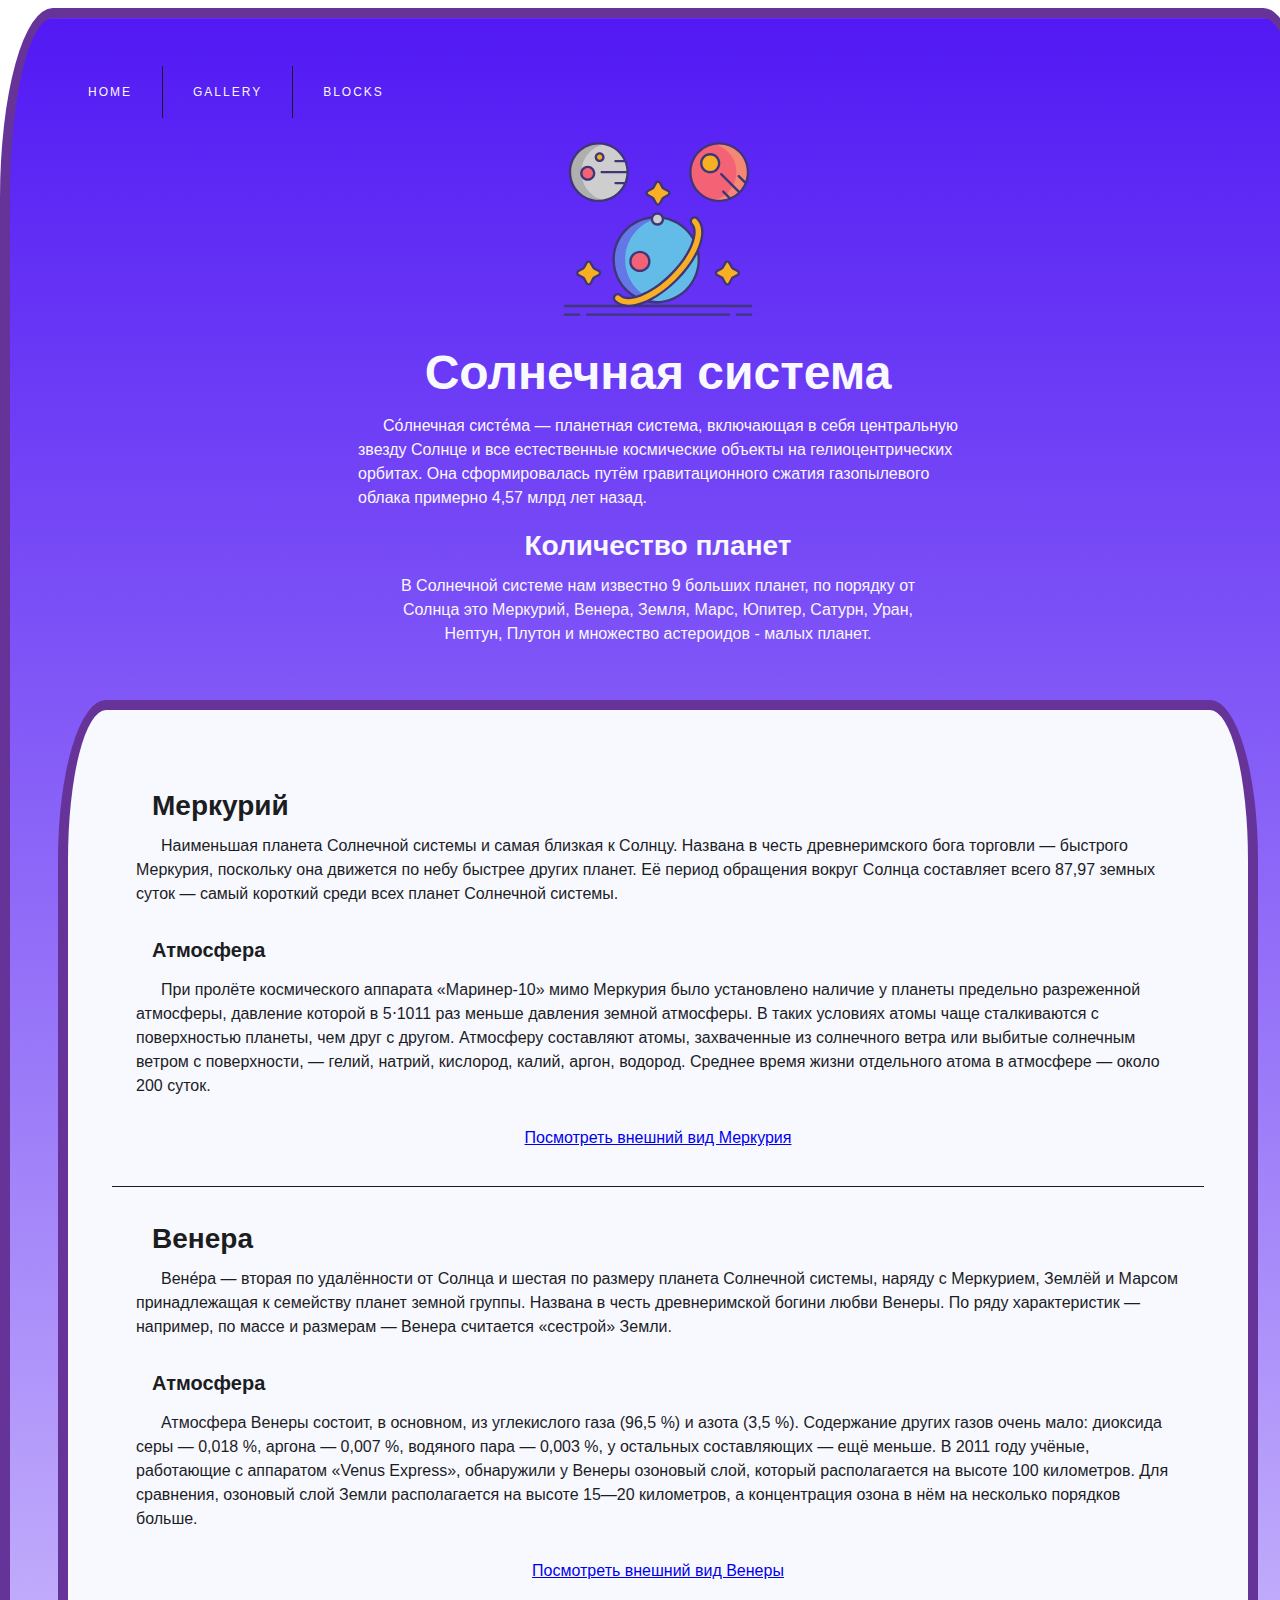
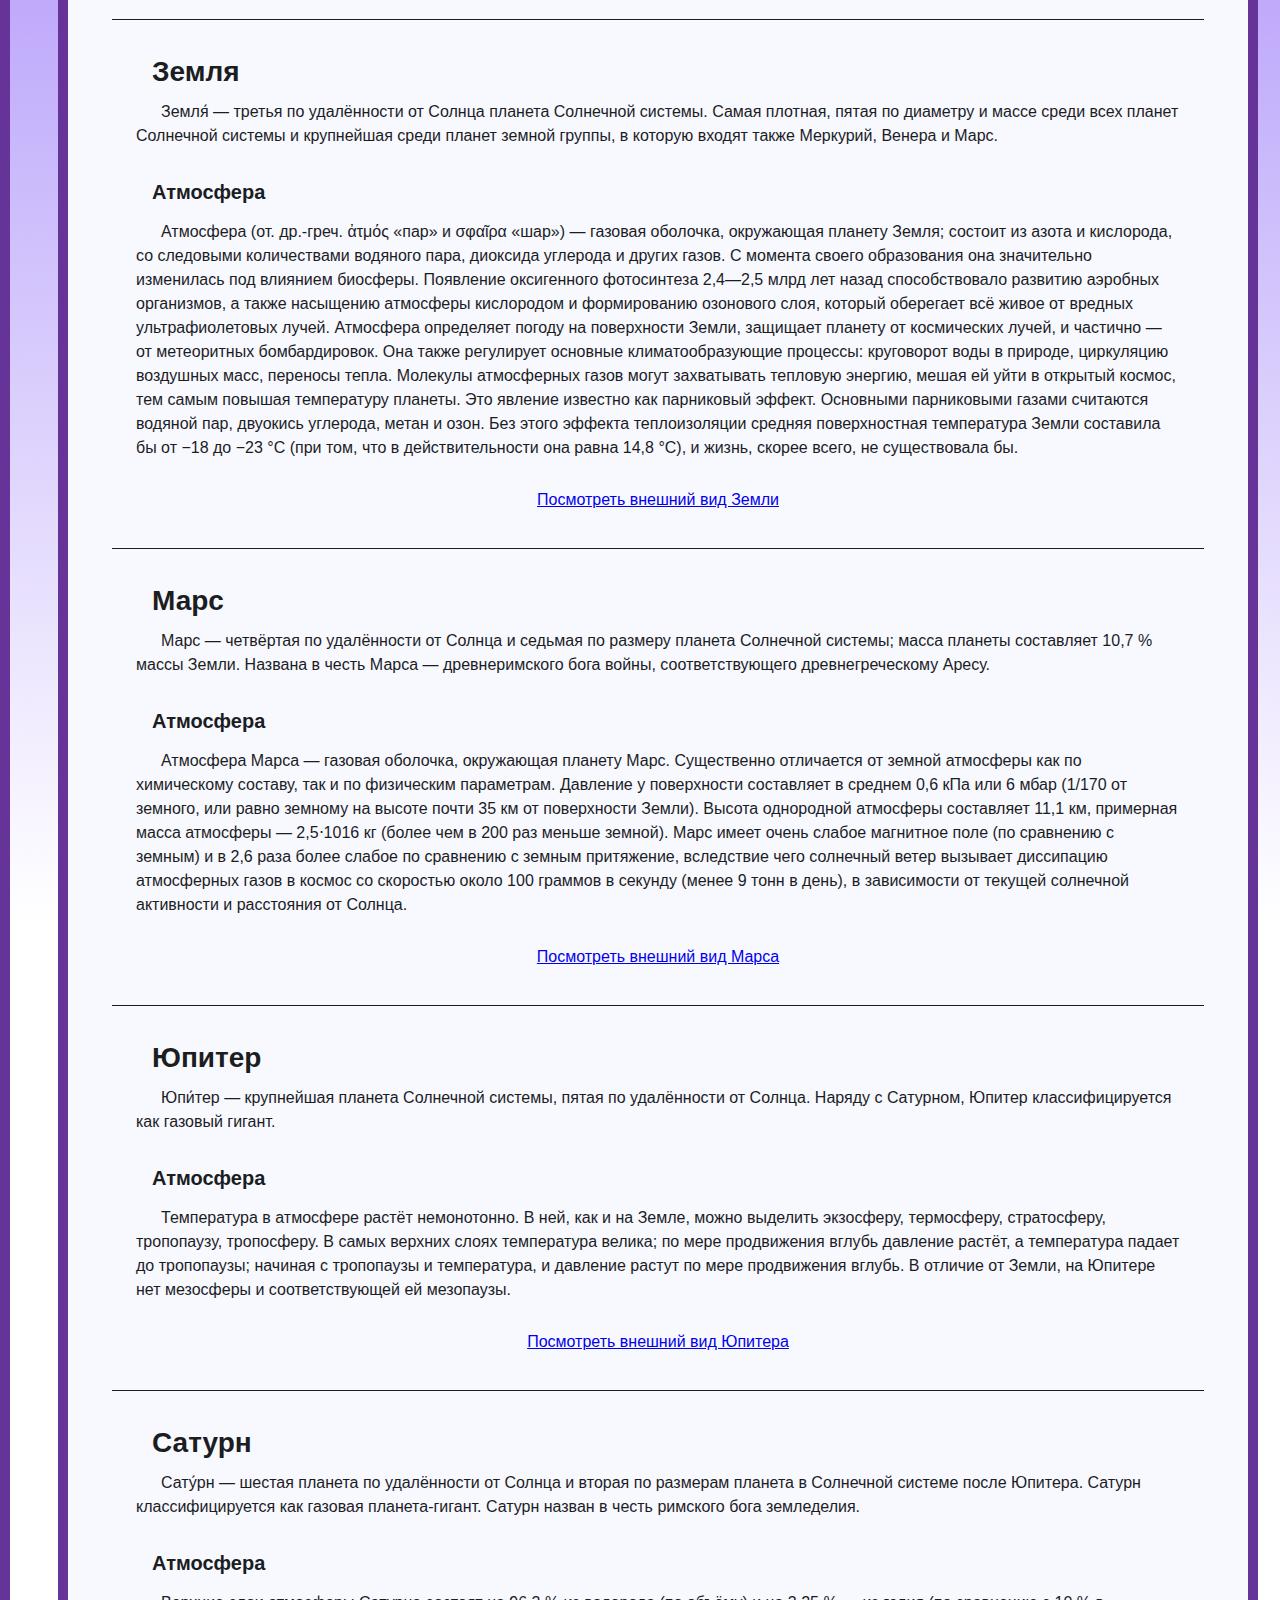
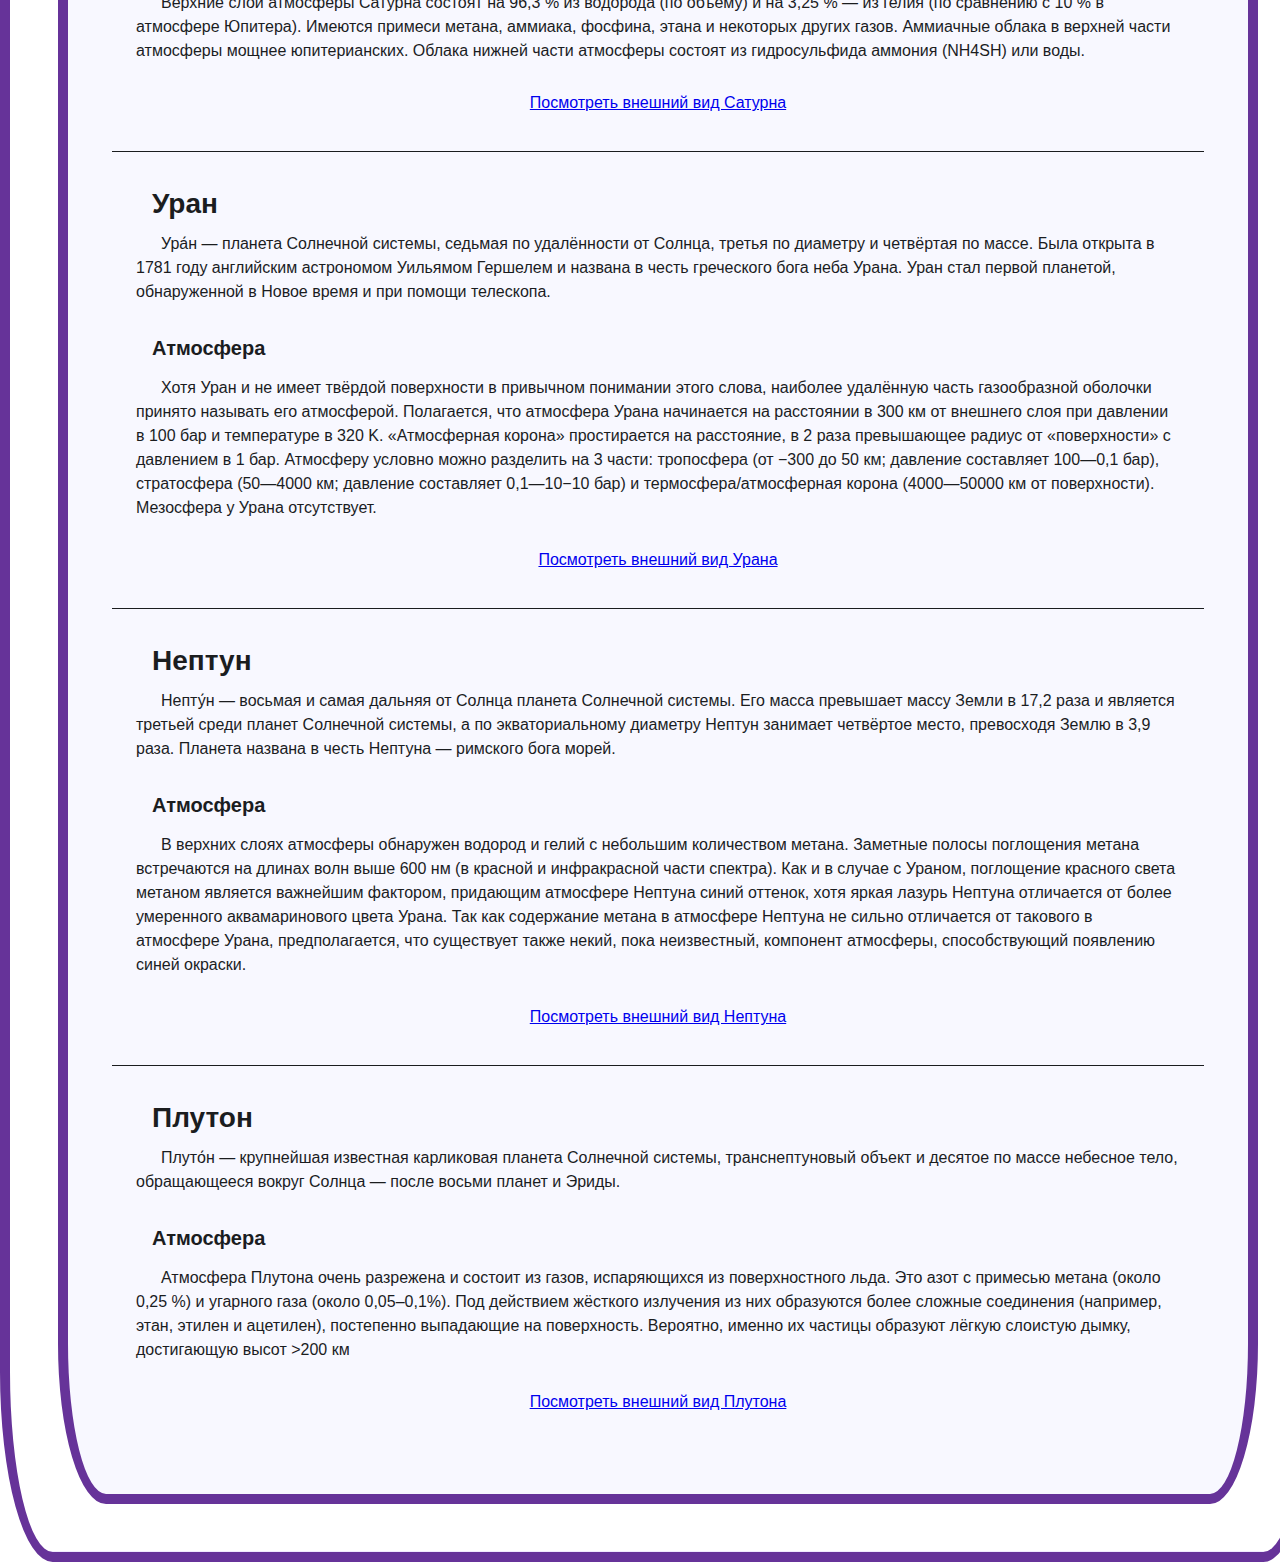
<file: index.html>
<!doctype html>
<html lang="ru">
<head>
    <meta charset="UTF-8">
    <title>SolarSystem</title>
    <link rel="shortcut icon" href="img/favicon.png" type="image/png">
    <link rel="stylesheet" href="css/main.css">
</head>
<body>
   
<section id="content" class="main-page">
        <nav>
            <ul class="topmenu">
              <li><a href="#">HOME</a></li>
              <li><a href="gallery/gallery.html">GALLERY</a></li>
              <li><a href="#">BLOCKS</a>
                <ul class="submenu">
                    <li><a href="table-cell/table-cell.html">Table-cell</a></li>
                    <li><a href="inline-block/inline-block.html">Inline-block</a></li>
                    <li><a href="#">Float</a>
                        <ul class="submenu">
                            <li><a href="float/float.html">Float-pseudo</a></li>
                            <li><a href="float/float_2.html">Float-div</a></li>
                          </ul>
                        </li>
                    <li><a href="flex/flex.html">Flex</a></li>
                    <li><a href="#">Grid</a>
                        <ul class="submenu">
                            <li><a href="grid-areas/grid-areas.html">Grid-areas</a></li>
                            <li><a href="grid-columns/grid-columns.html">Grid-columns</a></li>
                          </ul>
                        </li>
                  </ul>
            </li>
            </ul>
          </nav>
    <img class="space-logo" src="img/space.svg" alt="space-logo">
    <h1>
        Солнечная система
    </h1>
    <p class="main-page-row">
        Со́лнечная систе́ма — планетная система, включающая в себя центральную звезду Солнце и все естественные
        космические объекты на гелиоцентрических орбитах. Она сформировалась путём гравитационного сжатия газопылевого
        облака примерно 4,57 млрд лет назад.
    </p>
    <div class="main-page-row-2">
        <h2>
            Количество планет
        </h2>
        <p>
            В Солнечной системе нам известно 9 больших планет, по порядку от Солнца это Меркурий, Венера, Земля, Марс,
            Юпитер, Сатурн, Уран, Нептун, Плутон и множество астероидов - малых планет.
        </p>
    </div>
    <div class="planets-container">
        <div id="p1" class="planets-1-9">
            <h2>
                Меркурий
            </h2>
            <p>
                Наименьшая планета Солнечной системы и самая близкая к Солнцу. Названа в честь древнеримского бога
                торговли — быстрого Меркурия, поскольку она движется по небу быстрее других планет. Её период обращения
                вокруг Солнца составляет всего 87,97 земных суток — самый короткий среди всех планет Солнечной
                системы.
            </p>
            <div class="atmos">
                <h3>
                    Атмосфера
                </h3>
                <p>
                    При пролёте космического аппарата «Маринер-10» мимо Меркурия было установлено наличие у планеты
                    предельно разреженной атмосферы, давление которой в 5⋅1011 раз меньше давления земной атмосферы. В
                    таких условиях атомы чаще сталкиваются с поверхностью планеты, чем друг с другом. Атмосферу
                    составляют атомы, захваченные из солнечного ветра или выбитые солнечным ветром с поверхности, —
                    гелий, натрий, кислород, калий, аргон, водород. Среднее время жизни отдельного атома в атмосфере —
                    около 200 суток.
                </p>
            </div>
            <div class="a-link">
            <a href="gallery/gallery.html#l1">Посмотреть внешний вид Меркурия</a>
            </div>
        </div>
        <div id="p2" class="planets-1-9">
            <h2>
                Венера
            </h2>
            <p>
                Вене́ра — вторая по удалённости от Солнца и шестая по размеру планета Солнечной системы, наряду с
                Меркурием,
                Землёй и Марсом принадлежащая к семейству планет земной группы. Названа в честь древнеримской богини
                любви
                Венеры. По ряду характеристик — например, по массе и размерам — Венера считается «сестрой» Земли.
            </p>
            <div class="atmos">
                <h3>
                    Атмосфера
                </h3>
                <p>
                    Атмосфера Венеры состоит, в основном, из углекислого газа (96,5 %) и азота (3,5 %). Содержание
                    других
                    газов очень мало: диоксида серы — 0,018 %, аргона — 0,007 %, водяного пара — 0,003 %, у остальных
                    составляющих — ещё меньше. В 2011 году учёные, работающие с аппаратом «Venus Express», обнаружили у
                    Венеры озоновый слой, который располагается на высоте 100 километров. Для сравнения, озоновый
                    слой Земли располагается на высоте 15—20 километров, а концентрация озона в нём на несколько
                    порядков
                    больше.
                </p>
            </div>
            <div class="a-link">
            <a href="gallery/gallery.html#l2">Посмотреть внешний вид Венеры</a>
            </div>
        </div>
        <div id="p3" class="planets-1-9">
            <h2>
                Земля
            </h2>
            <p>
                Земля́ — третья по удалённости от Солнца планета Солнечной системы. Самая плотная, пятая по диаметру и
                массе
                среди всех планет Солнечной системы и крупнейшая среди планет земной группы, в которую входят также
                Меркурий, Венера и Марс.
            </p>
            <div class="atmos">
                <h3>
                    Атмосфера
                </h3>
                <p>
                    Атмосфера (от. др.-греч. ἀτμός «пар» и σφαῖρα «шар») — газовая оболочка, окружающая планету Земля;
                    состоит из азота и кислорода, со следовыми количествами водяного пара, диоксида углерода и других
                    газов.
                    С момента своего образования она значительно изменилась под влиянием биосферы. Появление оксигенного
                    фотосинтеза 2,4—2,5 млрд лет назад способствовало развитию аэробных организмов, а также насыщению
                    атмосферы кислородом и формированию озонового слоя, который оберегает всё живое от вредных
                    ультрафиолетовых лучей. Атмосфера определяет погоду на поверхности Земли, защищает планету от
                    космических лучей, и частично — от метеоритных бомбардировок. Она также регулирует основные
                    климатообразующие процессы: круговорот воды в природе, циркуляцию воздушных масс, переносы тепла.
                    Молекулы атмосферных газов могут захватывать тепловую энергию, мешая ей уйти в открытый космос, тем
                    самым повышая температуру планеты. Это явление известно как парниковый эффект. Основными парниковыми
                    газами считаются водяной пар, двуокись углерода, метан и озон. Без этого эффекта теплоизоляции
                    средняя
                    поверхностная температура Земли составила бы от −18 до −23 °C (при том, что в действительности она
                    равна
                    14,8 °С), и жизнь, скорее всего, не существовала бы.
                </p>
            </div>
            <div class="a-link">
            <a href="gallery/gallery.html#l3">Посмотреть внешний вид Земли</a>
            </div>
        </div>
        <div id="p4" class="planets-1-9">
            <h2>
                Марс
            </h2>
            <p>
                Марс — четвёртая по удалённости от Солнца и седьмая по размеру планета Солнечной системы; масса планеты
                составляет 10,7 % массы Земли. Названа в честь Марса — древнеримского бога войны, соответствующего
                древнегреческому Аресу.
            </p>
            <div class="atmos">
                <h3>
                    Атмосфера
                </h3>
                <p>
                    Атмосфера Марса — газовая оболочка, окружающая планету Марс. Существенно отличается от земной
                    атмосферы
                    как по химическому составу, так и по физическим параметрам. Давление у поверхности составляет в
                    среднем
                    0,6 кПа или 6 мбар (1/170 от земного, или равно земному на высоте почти 35 км от поверхности Земли).
                    Высота однородной атмосферы составляет 11,1 км, примерная масса атмосферы — 2,5⋅1016 кг (более чем
                    в 200 раз меньше земной). Марс имеет очень слабое магнитное поле (по сравнению с земным) и в 2,6
                    раза
                    более слабое по сравнению с земным притяжение, вследствие чего солнечный ветер вызывает диссипацию
                    атмосферных газов в космос со скоростью около 100 граммов в секунду (менее 9 тонн в день), в
                    зависимости
                    от текущей солнечной активности и расстояния от Солнца.
                </p>
            </div>
            <div class="a-link">
            <a href="gallery/gallery.html#l4">Посмотреть внешний вид Марса</a>
            </div>
        </div>
        <div id="p5" class="planets-1-9">
            <h2>
                Юпитер
            </h2>
            <p>
                Юпи́тер — крупнейшая планета Солнечной системы, пятая по удалённости от Солнца. Наряду с Сатурном,
                Юпитер
                классифицируется как газовый гигант.
            </p>
            <div class="atmos">
                <h3>
                    Атмосфера
                </h3>
                <p>
                    Температура в атмосфере растёт немонотонно. В ней, как и на Земле, можно выделить экзосферу,
                    термосферу,
                    стратосферу, тропопаузу, тропосферу. В самых верхних слоях температура велика; по мере продвижения
                    вглубь давление растёт, а температура падает до тропопаузы; начиная с тропопаузы и температура, и
                    давление растут по мере продвижения вглубь. В отличие от Земли, на Юпитере нет мезосферы и
                    соответствующей ей мезопаузы.
                </p>
            </div>
            <div class="a-link">
            <a href="gallery/gallery.html#l5">Посмотреть внешний вид Юпитера</a>
            </div>
        </div>
        <div id="p6" class="planets-1-9">
            <h2>
                Сатурн
            </h2>
            <p>
                Сату́рн — шестая планета по удалённости от Солнца и вторая по размерам планета в Солнечной системе после
                Юпитера. Сатурн классифицируется как газовая планета-гигант. Сатурн назван в честь римского бога
                земледелия.
            </p>
            <div class="atmos">
                <h3>
                    Атмосфера
                </h3>
                <p>
                    Верхние слои атмосферы Сатурна состоят на 96,3 % из водорода (по объёму) и на 3,25 % — из гелия (по
                    сравнению с 10 % в атмосфере Юпитера). Имеются примеси метана, аммиака, фосфина, этана и некоторых
                    других
                    газов. Аммиачные облака в верхней части атмосферы мощнее юпитерианских. Облака нижней части
                    атмосферы состоят из гидросульфида аммония (NH4SH) или воды.
                </p>
            </div>
            <div class="a-link">
            <a href="gallery/gallery.html#l6">Посмотреть внешний вид Сатурна</a>
            </div>
        </div>
        <div id="p7" class="planets-1-9">
            <h2>
                Уран
            </h2>
            <p>
                Ура́н — планета Солнечной системы, седьмая по удалённости от Солнца, третья по диаметру и четвёртая по
                массе.
                Была открыта в 1781 году английским астрономом Уильямом Гершелем и названа в честь греческого бога неба
                Урана.
                Уран стал первой планетой, обнаруженной в Новое время и при помощи телескопа.
            </p>
            <div class="atmos">
                <h3>
                    Атмосфера
                </h3>
                <p>
                    Хотя Уран и не имеет твёрдой поверхности в привычном понимании этого слова, наиболее удалённую часть
                    газообразной оболочки принято называть его атмосферой. Полагается, что атмосфера Урана начинается на
                    расстоянии в 300 км от внешнего слоя при давлении в 100 бар и температуре в 320 K. «Атмосферная
                    корона»
                    простирается на расстояние, в 2 раза превышающее радиус от «поверхности» с давлением в 1 бар.
                    Атмосферу
                    условно можно разделить на 3 части: тропосфера (от −300 до 50 км; давление составляет 100—0,1 бар),
                    стратосфера (50—4000 км; давление составляет 0,1—10−10 бар) и термосфера/атмосферная корона
                    (4000—50000 км
                    от поверхности). Мезосфера у Урана отсутствует.
                </p>
            </div>
            <div class="a-link">
            <a href="gallery/gallery.html#l7">Посмотреть внешний вид Урана</a>
            </div>
        </div>
        <div id="p8" class="planets-1-9">
            <h2>
                Нептун
            </h2>
            <p>
                Непту́н — восьмая и самая дальняя от Солнца планета Солнечной системы. Его масса превышает массу Земли в
                17,2
                раза и является третьей среди планет Солнечной системы, а по экваториальному диаметру Нептун занимает
                четвёртое
                место, превосходя Землю в 3,9 раза. Планета названа в честь Нептуна — римского бога морей.
            </p>
            <div class="atmos">
                <h3>
                    Атмосфера
                </h3>
                <p>
                    В верхних слоях атмосферы обнаружен водород и гелий с небольшим количеством метана. Заметные полосы
                    поглощения метана встречаются на длинах волн выше 600 нм (в красной и инфракрасной части спектра).
                    Как и в
                    случае с Ураном, поглощение красного света метаном является важнейшим фактором, придающим атмосфере
                    Нептуна
                    синий оттенок, хотя яркая лазурь Нептуна отличается от более умеренного аквамаринового цвета Урана.
                    Так
                    как содержание метана в атмосфере Нептуна не сильно отличается от такового в атмосфере Урана,
                    предполагается, что существует также некий, пока неизвестный, компонент атмосферы, способствующий
                    появлению
                    синей окраски.
                </p>
            </div>
            <div class="a-link">
            <a href="gallery/gallery.html#l8">Посмотреть внешний вид Нептуна</a>
            </div>
        </div>
        <div id="p9" class="planets-1-9">
            <h2>
                Плутон
            </h2>
            <p>
                Плуто́н — крупнейшая известная карликовая планета Солнечной системы, транснептуновый объект и десятое по
                массе
                небесное тело, обращающееся вокруг Солнца — после восьми планет и Эриды.
            </p>
            <div class="atmos">
                <h3>
                    Атмосфера
                </h3>
                <p>
                    Атмосфера Плутона очень разрежена и состоит из газов, испаряющихся из поверхностного льда. Это азот
                    с
                    примесью метана (около 0,25 %) и угарного газа (около 0,05–0,1%). Под действием жёсткого
                    излучения из них образуются более сложные соединения (например, этан, этилен и ацетилен), постепенно
                    выпадающие на поверхность. Вероятно, именно их частицы образуют лёгкую слоистую дымку, достигающую
                    высот
                    >200 км
                </p>
            </div>
            <div class="a-link">
            <a href="gallery/gallery.html#l9">Посмотреть внешний вид Плутона</a>
            </div>
        </div>
    </div>
</section>
</body>
</html>
</file>
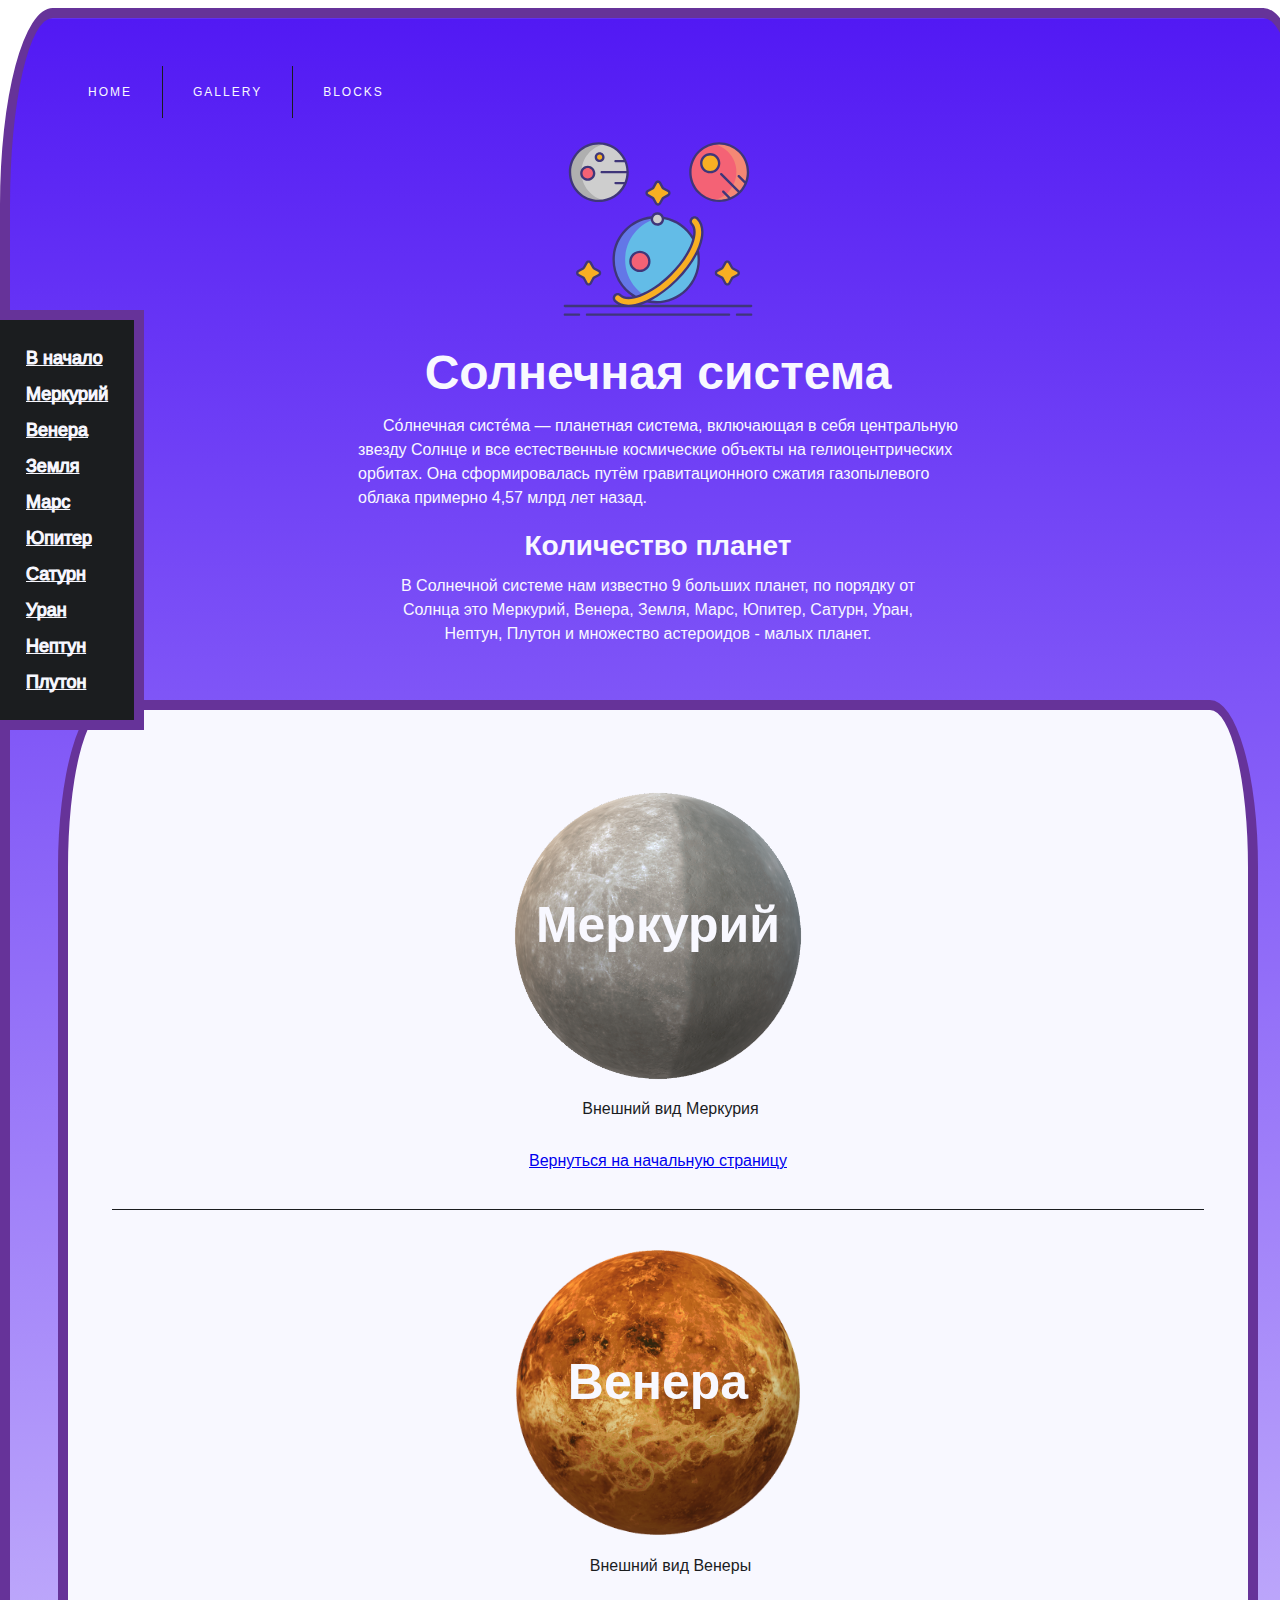
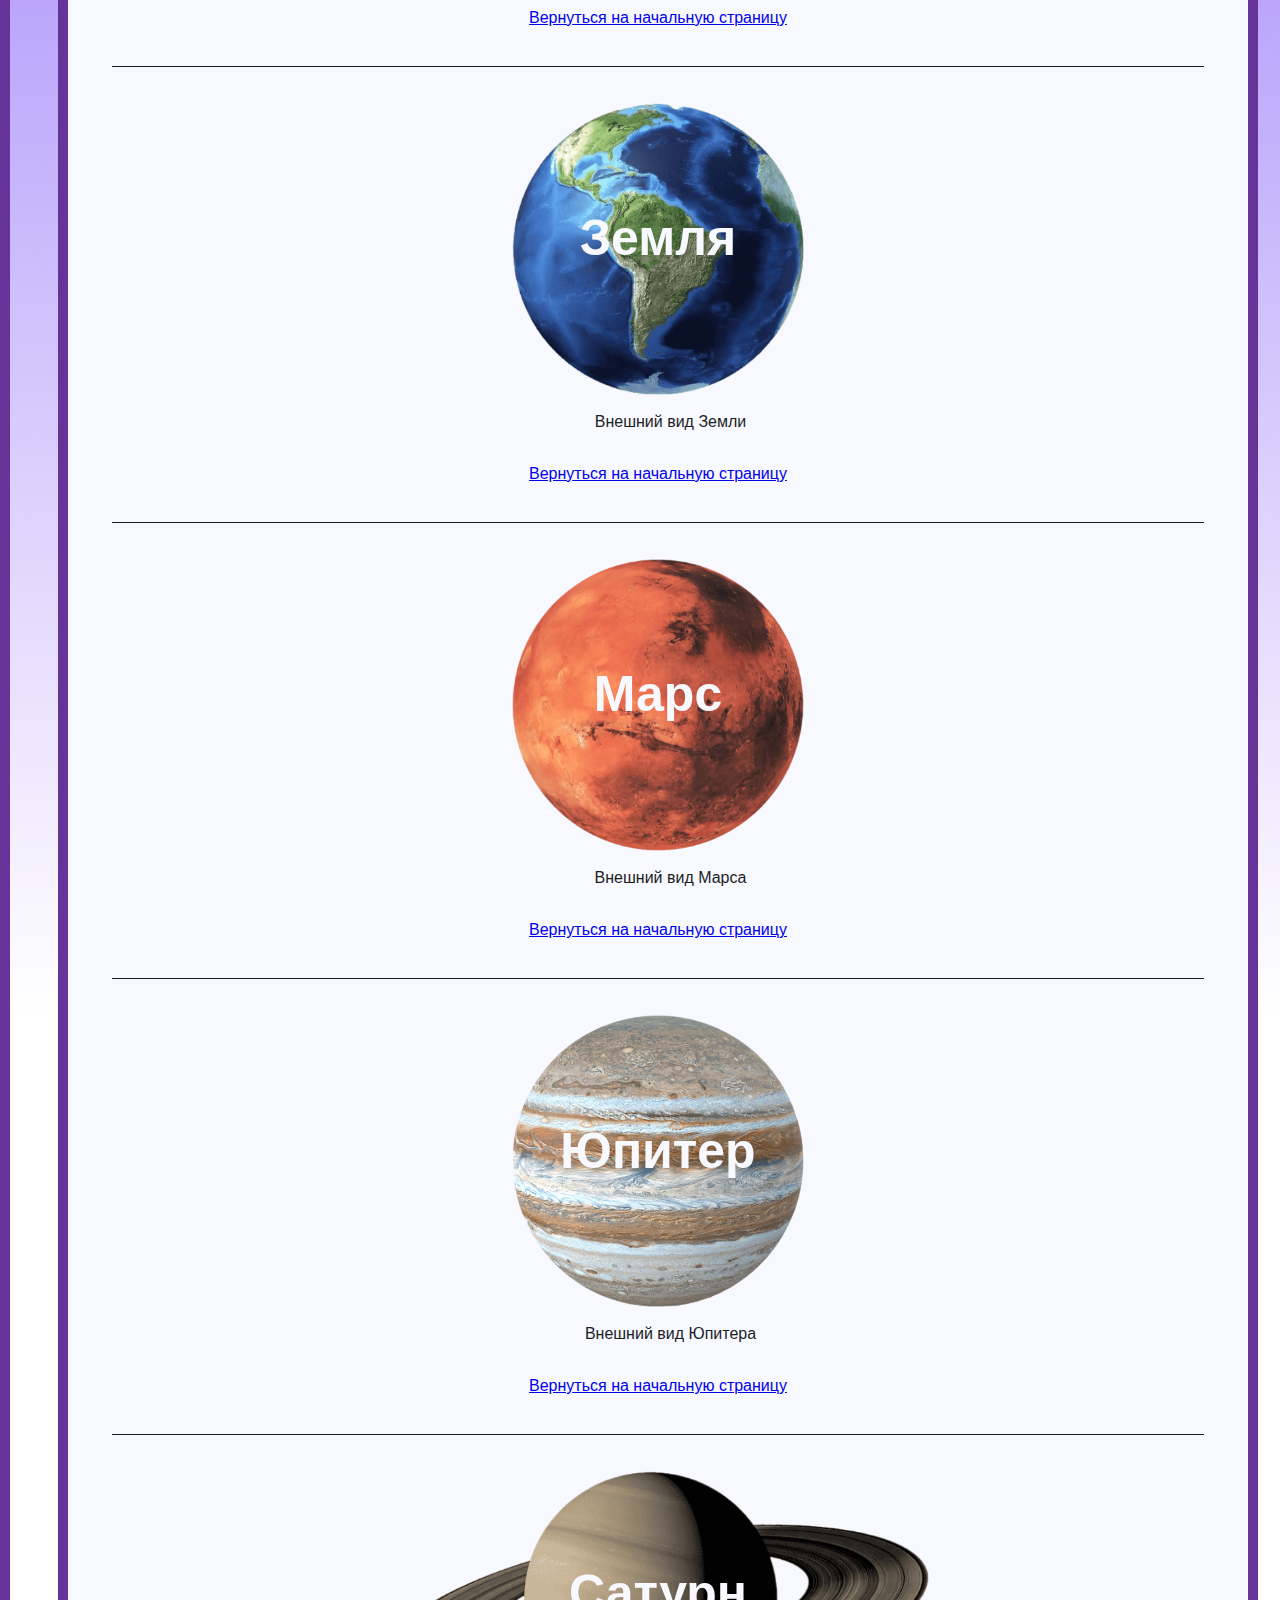
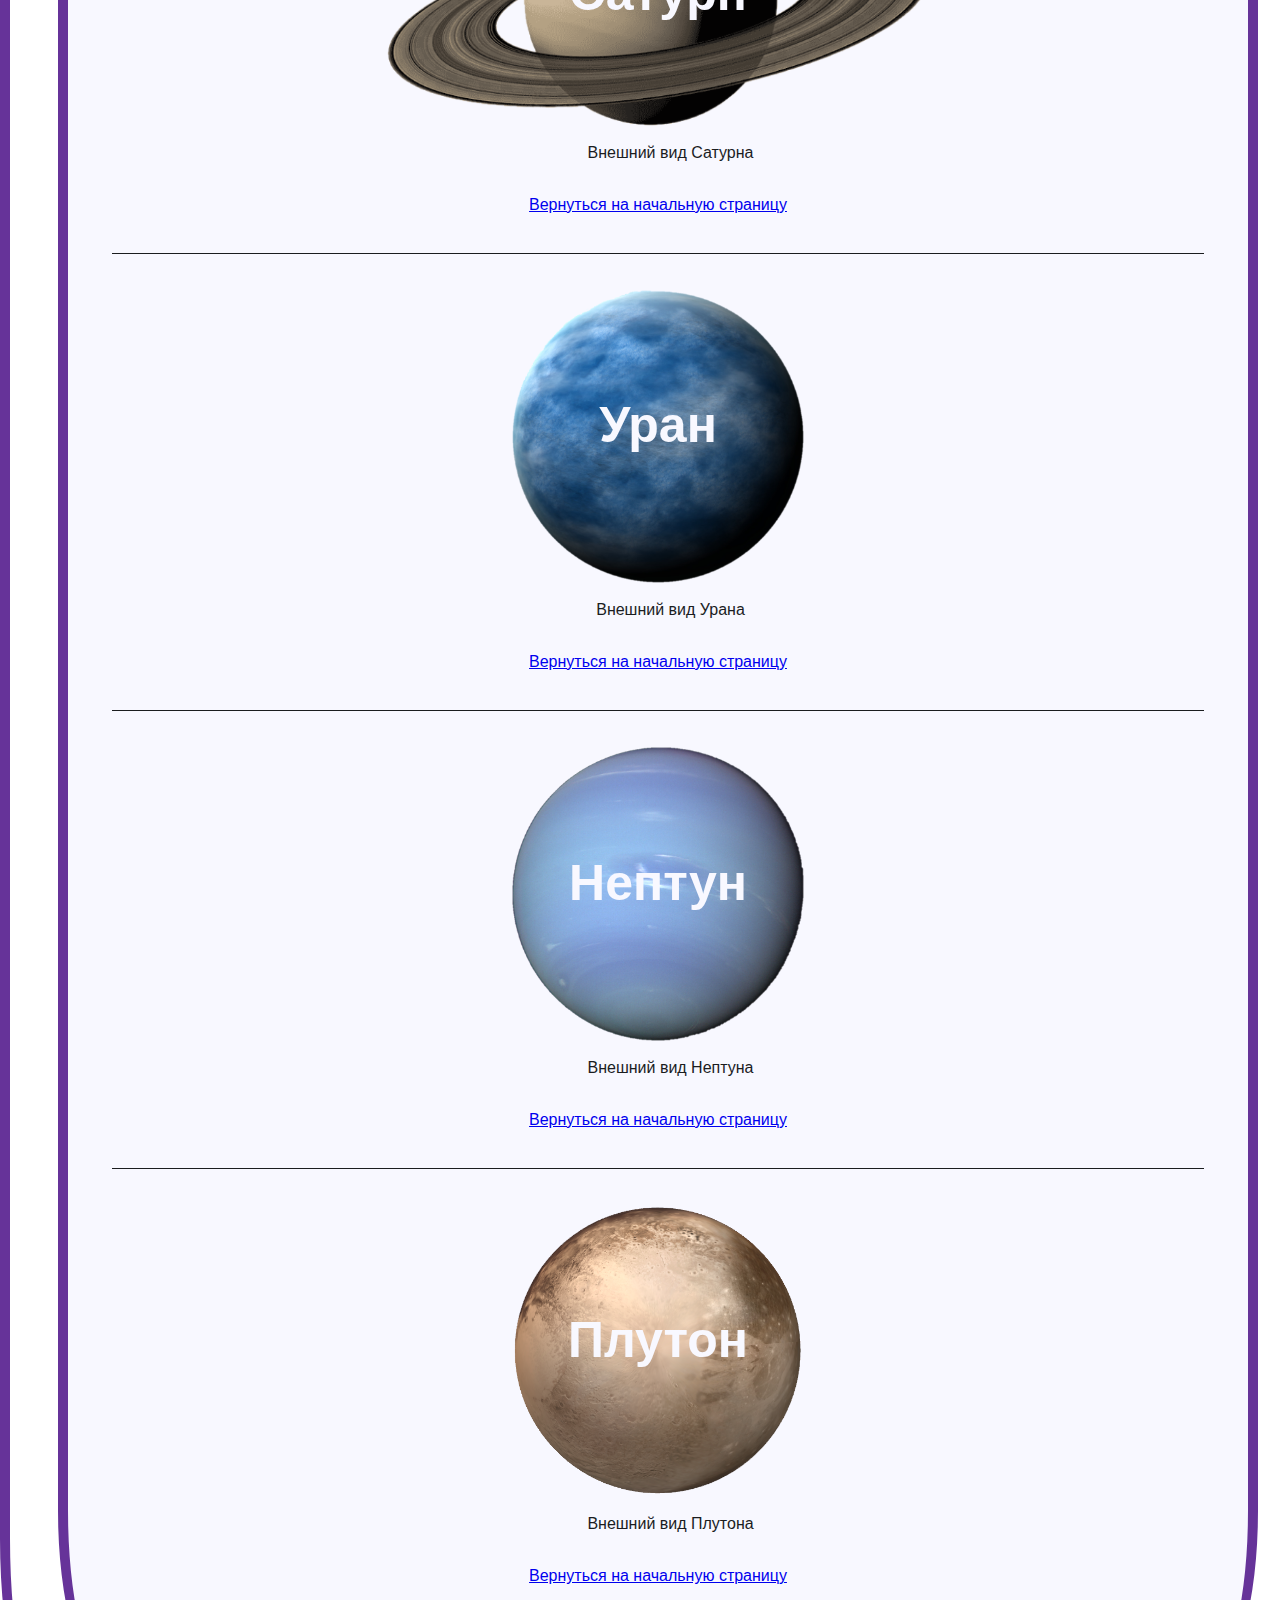
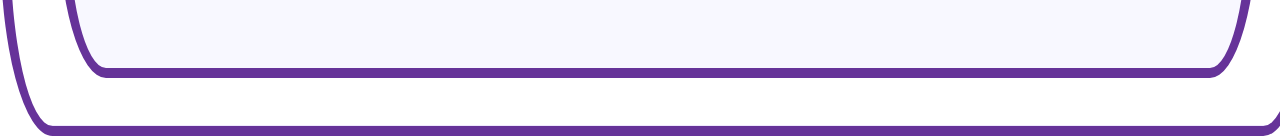
<file: gallery/gallery.html>
<!doctype html>
<html lang="ru">
<head>
    <meta charset="UTF-8">
    <title>PlanetView</title>
    <link rel="shortcut icon" href="../img/favicon.png" type="image/png">
    <link rel="stylesheet" href="../css/main.css">
</head>
<body>
    <div class="navigation">
  
        <div>
        <a href="#content">В начало</a>
        </div>
        <div>
        <a href="#l1">Меркурий</a>
        </div>
        <div>
        <a href="#l2">Венера</a>
        </div>
        <div>
        <a href="#l3">Земля</a>
        </div>
        <div>
        <a href="#l4">Марс</a>
        </div>
        <div>
        <a href="#l5">Юпитер</a>
        </div>
        <div>
        <a href="#l6">Сатурн</a>
        </div>
        <div>
        <a href="#l7">Уран</a>
        </div>
        <div>
        <a href="#l8">Нептун</a>
        </div>
        <div>
        <a href="#l9">Плутон</a>
        </div>

        </div>
<section id="content" class="main-page">
    <nav>
        <ul class="topmenu">
          <li><a href="../index.html">HOME</a></li>
          <li><a href="#">GALLERY</a></li>
          <li><a href="#">BLOCKS</a>
            <ul class="submenu">
                <li><a href="../table-cell/table-cell.html">Table-cell</a></li>
                <li><a href="../inline-block/inline-block.html">Inline-block</a></li>
                <li><a href="#">Float</a>
                    <ul class="submenu">
                        <li><a href="../float/float.html">Float-pseudo</a></li>
                        <li><a href="../float/float_2.html">Float-div</a></li>
                      </ul>
                    </li>
                <li><a href="../flex/flex.html">Flex</a></li>
                <li><a href="#">Grid</a>
                    <ul class="submenu">
                        <li><a href="../grid-areas/grid-areas.html">Grid-areas</a></li>
                        <li><a href="../grid-columns/grid-columns.html">Grid-columns</a></li>
                      </ul>
                    </li>
              </ul>
        </li>
        </ul>
      </nav>
    <img class="space-logo" src="../img/space.svg" alt="space-logo">
    <h1>
        Солнечная система
    </h1>
    <p class="main-page-row">
        Со́лнечная систе́ма — планетная система, включающая в себя центральную звезду Солнце и все естественные
        космические объекты на гелиоцентрических орбитах. Она сформировалась путём гравитационного сжатия газопылевого
        облака примерно 4,57 млрд лет назад.
    </p>
    <div class="main-page-row-2">
        <h2>
            Количество планет
        </h2>
        <p class="description">
            В Солнечной системе нам известно 9 больших планет, по порядку от Солнца это Меркурий, Венера, Земля, Марс,
            Юпитер, Сатурн, Уран, Нептун, Плутон и множество астероидов - малых планет.
        </p>
    </div>
        
    <div class="planets-container">
        <div id="l1" class="pics-1-9">
            <h2 class="name">
                Меркурий
            </h2>
            <img src="../img/mercury.png" alt="mercury">
            <p class="description">
                Внешний вид Меркурия
            </p>
            <div class="a-link">
            <a href="../index.html#p2">Вернуться на начальную страницу</a>
            </div>
           
        </div>
        <div id="l2" class="pics-1-9">
            <h2 class="name">
                Венера
            </h2>
            <img src="../img/venus.png" alt="venus">
            <p class="description">
                Внешний вид Венеры
            </p>
            <div class="a-link">
            <a href="../index.html#p3">Вернуться на начальную страницу</a>
            </div>
            
        </div>
        <div id="l3" class="pics-1-9">
            <h2 class="name">
                Земля
            </h2>
            <img src="../img/earth.png" alt="earth">
            <p class="description">
                Внешний вид Земли
            </p>
            <div class="a-link">
            <a href="../index.html#p4">Вернуться на начальную страницу</a>
            </div>
            
        </div>
        <div id="l4" class="pics-1-9">
            <h2 class="name">
                Марс
            </h2>
            <img src="../img/mars.png" alt="mars">
            <p class="description">
                Внешний вид Марса
            </p>
            <div class="a-link">
            <a href="../index.html#p5">Вернуться на начальную страницу</a>
            </div>
            
        </div>
        <div id="l5" class="pics-1-9">
            <h2 class="name">
                Юпитер
            </h2>
            <img src="../img/upiter.png" alt="upiter">
            <p class="description">
                Внешний вид Юпитера
            </p>
            <div class="a-link">
            <a href="../index.html#p6">Вернуться на начальную страницу</a>
            </div>
            
        </div>
        <div id="l6" class="pics-1-9">
            <h2 class="name">
                Сатурн
            </h2>
            <img id="saturn" src="../img/saturn.png" alt="saturn">
            <p class="description">
                Внешний вид Сатурна
            </p>
            <div class="a-link">
            <a href="../index.html#p7">Вернуться на начальную страницу</a>
            </div>
            
            
        </div>
        <div id="l7" class="pics-1-9">
            <h2 class="name">
                Уран
            </h2>
            <img src="../img/uranus.png" alt="uranus">
            <p class="description">
                Внешний вид Урана  
            </p>
            <div class="a-link">
            <a href="../index.html#p8">Вернуться на начальную страницу</a>
            </div>
            
        </div>
        <div id="l8" class="pics-1-9">
            <h2 class="name">
                Нептун
            </h2>
            <img src="../img/neptune.png" alt="neptune">
            <p class="description">
                Внешний вид Нептуна
            </p>
            <div class="a-link">
            <a href="../index.html#p9">Вернуться на начальную страницу</a>
            </div>
            
        </div>
        <div id="l9" class="pics-1-9">
            <h2 class="name">
                Плутон
            </h2>
            <img src="../img/pluton.png" alt="pluton">
            <p class="description">
                Внешний вид Плутона
            </p>
            <div class="a-link">
            <a href="../index.html#content">Вернуться на начальную страницу</a>
            </div>
            
        </div>
    </div>
</section>
</body>
</html>
</file>
<file: css/main.css>
@import url('reset.css');
@import url('styles.css');
</file>
